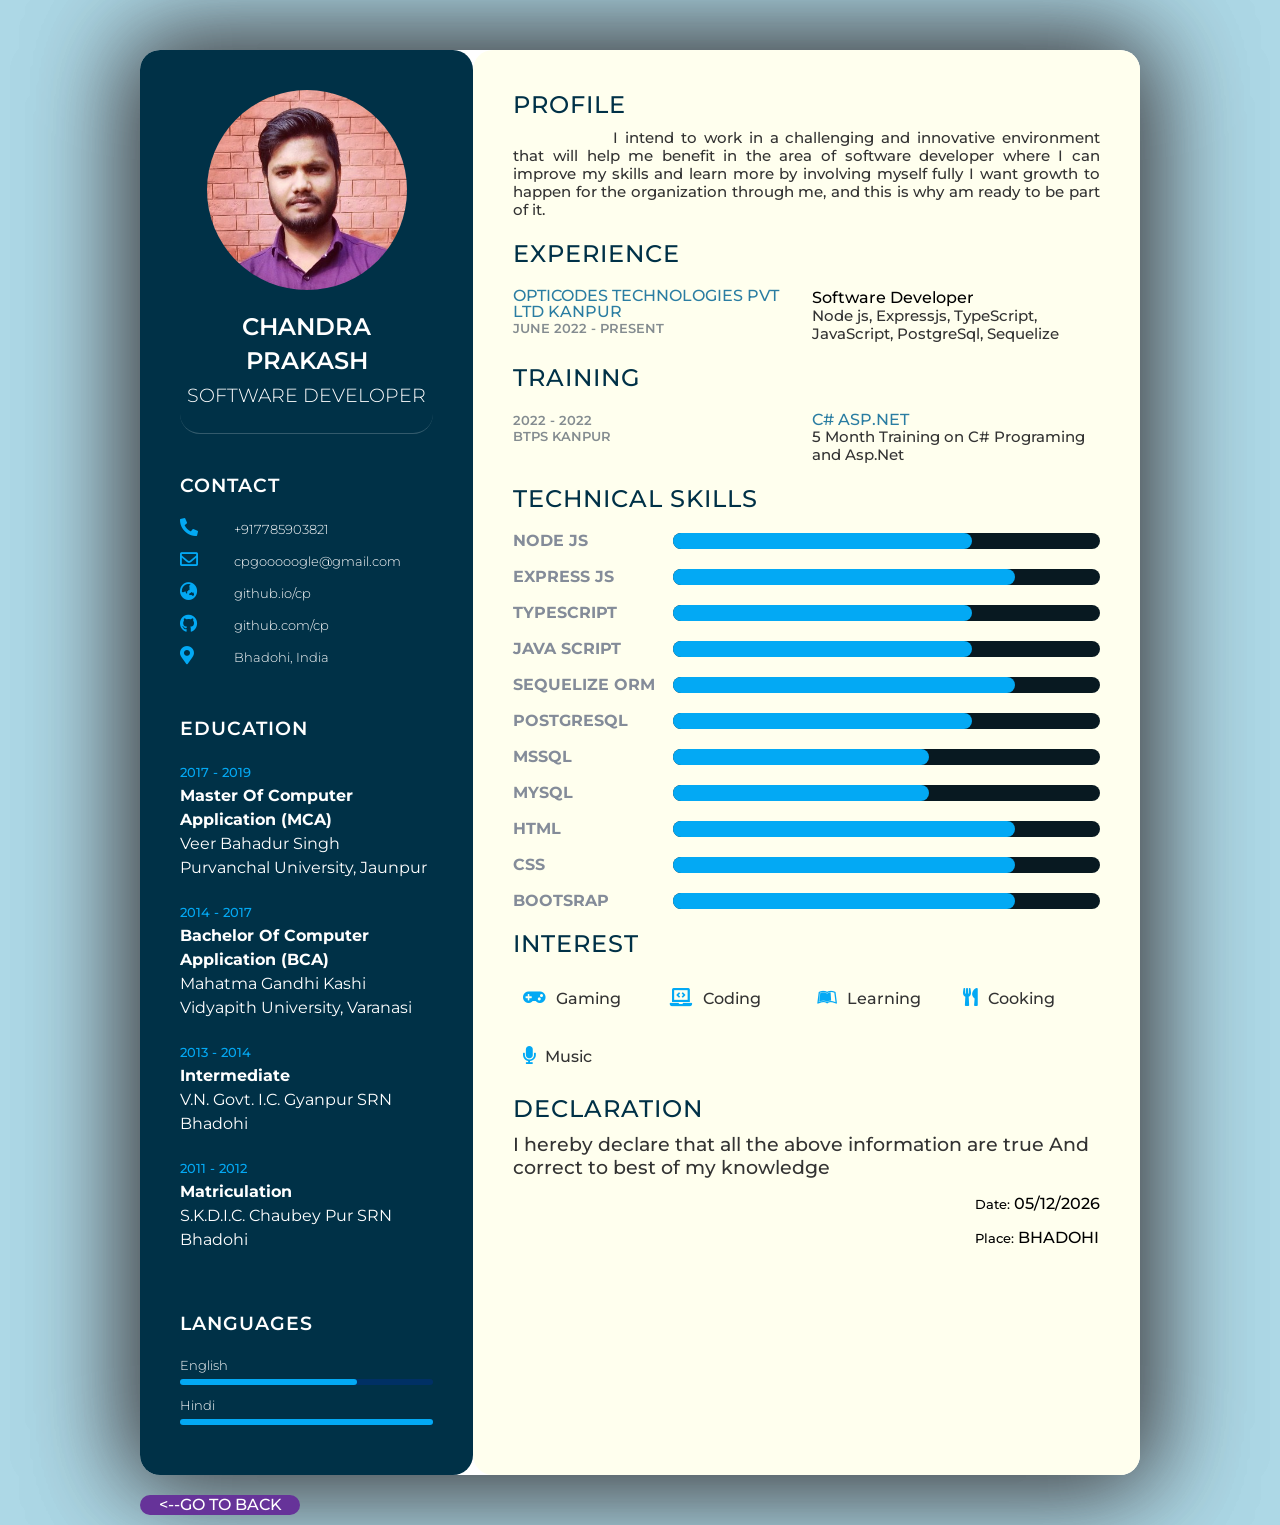
<file: cv.html>
<!DOCTYPE html>
<html lang="en">

<head>
    <meta charset="UTF-8">
    <meta http-equiv="X-UA-Compatible" content="IE=edge">
    <meta name="viewport" content="width=device-width, initial-scale=1.0">
    <title>Chandra Prakash - CV</title>
    <link rel="icon" href="cp.jpg">
    <link rel="stylesheet" href="cvstyle.css">
    <link rel="stylesheet" href="https://use.fontawesome.com/releases/v5.15.3/css/all.css" integrity="sha384-SZXxX4whJ79/gErwcOYf+zWLeJdY/qpuqC4cAa9rOGUstPomtqpuNWT9wdPEn2fk" crossorigin="anonymous">
</head>

<body>
    <div class="container">

        <div class="left_side">
            <div class="profileText">
                <div class="imgBx">
                    <img src="cp.jpg">
                </div>
                <h2>Chandra Prakash<br><span>Software Developer</span></h2>
            </div>
            <div class="contactInfo">
                <h3 class="title">Contact</h3>
                <ul>
                    <li>
                        <span class="icon"><i class="fas fa-phone-alt"></i></span>
                        <span class="text">+917785903821</span>
                    </li>
                    <li>
                        <span class="icon"><i class="far fa-envelope"></i></span>
                        <span class="text">cpgooooogle@gmail.com</span>
                    </li>
                    <li>
                        <span class="icon"><i class="fas fa-globe-asia"></i></span>
                        <a href="https://DevChandraPrakash.github.io/"><span class="text">github.io/cp</span></a>
                    </li>
                    <li>
                        <span class="icon"><i class="fab fa-github"></i></span>
                        <a href="https://github.com/DevChandraPrakash"><span class="text">github.com/cp</span></a>
                    </li>
                    <li>
                        <span class="icon"><i class="fas fa-map-marker-alt"></i></span>
                        <span class="text">Bhadohi, India</span>
                    </li>
                </ul>
            </div>
            <div class="contactInfo education">
                <h3 class="title">Education</h3>
                <ul>
                    <li>
                        <h5>2017 - 2019</h5>
                        <h4>Master Of Computer Application (MCA)</h4>
                        <h4>Veer Bahadur Singh Purvanchal University, Jaunpur</h4>
                    </li>
                    <li>
                        <h5>2014 - 2017</h5>
                        <h4>Bachelor Of Computer Application (BCA)</h4>
                        <h4>Mahatma Gandhi Kashi Vidyapith University, Varanasi</h4>
                    </li>
                    <li>
                        <h5>2013 - 2014</h5>
                        <h4>Intermediate</h4>
                        <h4>V.N. Govt. I.C. Gyanpur SRN Bhadohi</h4>
                    </li>
                    <li>
                        <h5>2011 - 2012</h5>
                        <h4>Matriculation</h4>
                        <h4>S.K.D.I.C. Chaubey Pur SRN Bhadohi</h4>
                    </li>


                </ul>
            </div>
            <div class="contactInfo language">
                <h3 class="title">Languages</h3>
                <ul>
                    <li>
                        <span class="text">English</span>
                        <span class="percent">
                            <div style="width:70%;"></div>
                        </span>
                    </li>
                    <li>
                        <span class="text">Hindi</span>
                        <span class="percent">
                            <div style="width:100%;"></div>
                        </span>
                    </li>
                </ul>
            </div>
        </div>
        <div class="right_side">
            <div class="about">
                <h2 class="title2">Profile </h2>
                <p style="text-indent: 100px;text-align: justify;">I intend to work in a challenging and innovative environment that will help me benefit in the area of software developer where I can improve my skills and learn more by involving myself fully I want growth to happen for the organization through me, and this is why am ready to be part of it.</p>
            </div>
            <div class="about" style="margin-top: 20px;">
                <h2 class="title2">Experience </h2>
                <div class="box">
                    <div class="year_company">
                        <h4>Opticodes Technologies Pvt Ltd Kanpur </h4>
                        <h5>June 2022 - Present</h5>
                    </div>
                    <div class="text">
                        <h5>Software Developer</h5>
                        <p>Node js, Expressjs, TypeScript, JavaScript, PostgreSql, Sequelize </p>
                    </div>
                </div>
            </div>
            <div class="about">
                <h2 class="title2">Training </h2>
                <div class="box">
                    <div class="year_company">
                        <h5>2022 - 2022</h5>
                        <h5>BTPS KANPUR</h5>
                    </div>
                    <div class="text">
                        <h4>c# ASP.NET </h4>
                        <p>5 Month Training on C# Programing and Asp.Net</p>
                    </div>
                </div>

            </div>
            <div class="about skills">
                <h2 class="title2">Technical Skills</h2>
                
                <div class="box">
                    <h4>Node Js</h4>
                    <div class="percent">
                        <div style="width:70%;"></div>
                    </div>
                </div>
                <div class="box">
                    <h4>Express Js</h4>
                    <div class="percent">
                        <div style="width:80%;"></div>
                    </div>
                </div> 
                <div class="box">
                    <h4>TypeScript</h4>
                    <div class="percent">
                        <div style="width:70%;"></div>
                    </div>
                </div>     
                <div class="box">
                    <h4>Java Script</h4>
                    <div class="percent">
                        <div style="width:70%;"></div>
                    </div>
                </div>
                <div class="box">
                    <h4>Sequelize ORM</h4>
                    <div class="percent">
                        <div style="width:80%;"></div>
                    </div>
                </div>
                <div class="box">
                    <h4>PostgreSql</h4>
                    <div class="percent">
                        <div style="width:70%;"></div>
                    </div>
                </div>
                <div class="box">
                    <h4>MSSQL</h4>
                    <div class="percent">
                        <div style="width:60%;"></div>
                    </div>
                </div>
                <div class="box">
                    <h4>MYSQL</h4>
                    <div class="percent">
                        <div style="width:60%;"></div>
                    </div>
                </div>
                <div class="box">
                    <h4>HTML</h4>
                    <div class="percent">
                        <div style="width:80%;"></div>
                    </div>
                </div>
                <div class="box">
                    <h4>CSS</h4>
                    <div class="percent">
                        <div style="width:80%;"></div>
                    </div>
                </div>
                <div class="box">
                    <h4>BOOTSRAP </h4>
                    <div class="percent">
                        <div style="width:80%;"></div>
                    </div>
                </div>
            </div>
            <div class="about interest">
                <h2 class="title2">Interest</h2>
                <ul>
                    <li><i class="fas fa-gamepad"></i><span>Gaming</span></li>
                    <li><i class="fas fa-laptop-code"></i><span>Coding</span></li>
                    <li><i class="fab fa-leanpub"></i><span>Learning</span></li>
                    <li><i class="fas fa-utensils"></i><span>Cooking</span></li>
                    <li><i class="fas fa-microphone"></i><span>Music</span></li>
                </ul>
            </div>
            <div class="declaration">
                <h2 class="title2">declaration</h2>
                <p>I hereby declare that all the above information are true And correct to best of my knowledge</p>
                <div class="declare">
                    <h5>Date: <b id="ContactDate" style="font-size: 1.2em;"></b> </h5>
                    <h5>Place: <b style="font-size: 1.2em;">BHADOHI</b></h5>
                </div>
            </div>


        </div>
        <div class="bottom">
            <a href="index.html" class="btn">
                <--GO TO BACK</a>
        </div>
    </div>


    <script type="text/javascript">
        var today = new Date();
        var dd = String(today.getDate()).padStart(2, '0');
        var mm = String(today.getMonth() + 1).padStart(2, '0'); //January is 0!
        var yyyy = today.getFullYear();
        today = dd + '/' + mm + '/' + yyyy;
        document.getElementById("ContactDate").innerHTML = today;
        console.log(today);
    </script>
</body>



</html>
</file>
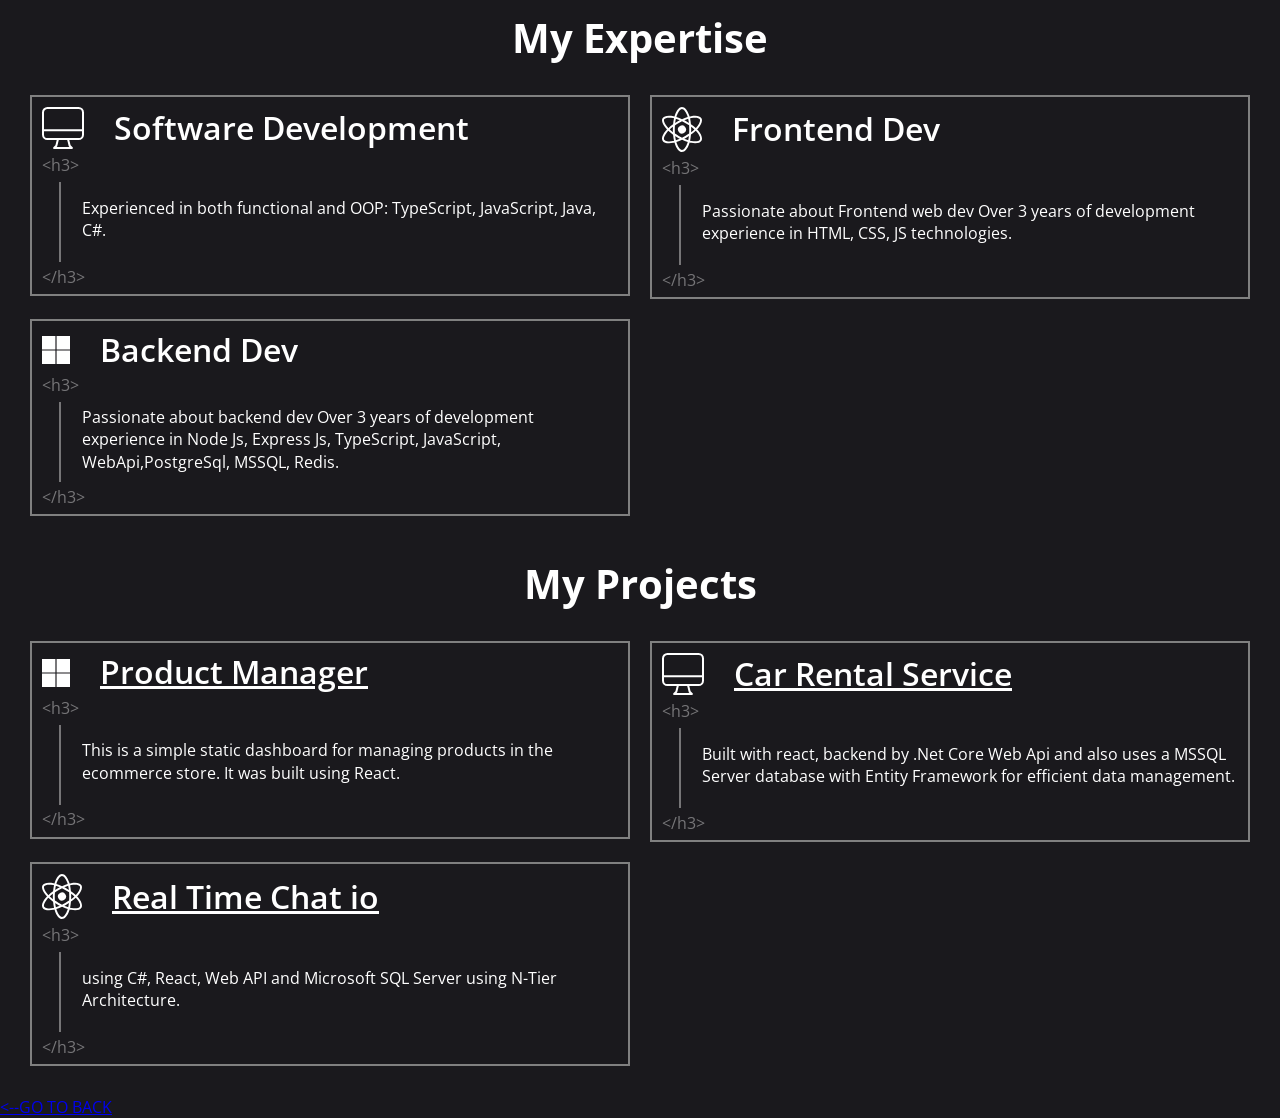
<file: projects.html>
<!DOCTYPE html>
<html lang="en">

<head>
    <meta charset="UTF-8">
    <meta name="viewport" content="width=device-width, initial-scale=1.0">
    <title>Chandra Prakash - Projects</title>
    <link rel="stylesheet" href="projects.css">
</head>

<body>

    <h1 class="heading">My Expertise</h1>

    <section class="expertises">
        <div class="expertises-container">
            <div class="expertise">
                <div class="expertise-title">
                    <svg xmlns="http://www.w3.org/2000/svg" width="42" height="42" viewBox="0 0 42 42">
                        <path
                            d="M18,34.111l-1.667,6.667L14.111,43H31.889l-2.222-2.222L28,34.111M3,25.222H43M7.444,34.111H38.556A4.444,4.444,0,0,0,43,29.667V7.444A4.444,4.444,0,0,0,38.556,3H7.444A4.444,4.444,0,0,0,3,7.444V29.667A4.444,4.444,0,0,0,7.444,34.111Z"
                            transform="translate(-2 -2)" fill="none" stroke="#fff" stroke-linecap="round"
                            stroke-linejoin="round" stroke-width="2"></path>
                    </svg>Software Development
                </div>
                <div class="expertise-desc">
                    <div class="description">
                        Experienced in both functional and OOP: TypeScript, JavaScript, Java, C#.
                    </div>
                </div>
            </div>
        </div>
        <div class="expertises-container">
            <div class="expertise">
                <div class="expertise-title">
                    <svg xmlns="http://www.w3.org/2000/svg" width="40" height="44.964" viewBox="0 0 40 44.964">
                        <path
                            d="M21.087,20.97a4.015,4.015,0,1,0,5.485,1.469A4.015,4.015,0,0,0,21.087,20.97Zm18,4.356q-.4-.452-.834-.906.307-.322.594-.644c3.61-4.056,5.134-8.124,3.722-10.57-1.354-2.345-5.381-3.044-10.422-2.063q-.745.146-1.482.329-.141-.486-.3-.967C28.65,5.351,25.887,2,23.064,2c-2.708,0-5.325,3.141-6.994,8q-.246.719-.456,1.449-.493-.121-.989-.223c-5.319-1.092-9.6-.373-11.013,2.074-1.351,2.347.062,6.182,3.436,10.054q.5.575,1.032,1.124c-.417.429-.812.859-1.18,1.285-3.293,3.817-4.625,7.59-3.276,9.927,1.393,2.413,5.617,3.2,10.758,2.191q.625-.124,1.243-.279.226.79.5,1.567c1.662,4.76,4.264,7.8,6.963,7.8,2.786,0,5.58-3.266,7.272-8.226.134-.392.26-.8.38-1.218q.8.2,1.607.353c4.954.937,8.886.2,10.232-2.138,1.39-2.415-.043-6.466-3.495-10.408ZM5.276,14.257c.867-1.506,4.369-2.094,8.961-1.151q.44.091.9.2a46.005,46.005,0,0,0-.947,6.02,46.956,46.956,0,0,0-4.73,3.807q-.493-.51-.96-1.045h0C5.6,18.773,4.462,15.671,5.276,14.257Zm8.738,12.878c-1.148-.869-2.215-1.76-3.183-2.655.968-.89,2.035-1.777,3.18-2.644q-.062,1.325-.061,2.651t.064,2.648Zm0,8.859a16.269,16.269,0,0,1-5.935.209,3.97,3.97,0,0,1-2.79-1.476c-.818-1.418.251-4.447,3.067-7.712q.531-.614,1.1-1.2a46.066,46.066,0,0,0,4.737,3.822,46.768,46.768,0,0,0,.958,6.1q-.564.141-1.135.254ZM29.977,17.92q-1.131-.713-2.29-1.38-1.141-.656-2.308-1.264c1.333-.561,2.644-1.039,3.909-1.429a40.955,40.955,0,0,1,.69,4.073Zm-12.092-7.3c1.43-4.162,3.547-6.7,5.179-6.7,1.738,0,4,2.739,5.473,7.189q.144.435.272.875a46.038,46.038,0,0,0-5.681,2.183,45.1,45.1,0,0,0-5.663-2.208Q17.659,11.286,17.886,10.622Zm-.9,3.2a41.159,41.159,0,0,1,3.889,1.443q-2.362,1.219-4.6,2.656C16.452,16.488,16.692,15.114,16.986,13.823Zm-.711,17.223q1.117.715,2.267,1.378,1.173.675,2.377,1.294A40.909,40.909,0,0,1,17,35.212C16.7,33.9,16.457,32.505,16.275,31.046ZM28.54,38.117a16.267,16.267,0,0,1-2.783,5.245h0a3.97,3.97,0,0,1-2.672,1.679c-1.637,0-3.727-2.439-5.148-6.509q-.251-.722-.462-1.457a45.207,45.207,0,0,0,5.686-2.27,46.762,46.762,0,0,0,5.727,2.2q-.16.56-.347,1.111Zm.814-2.977c-1.28-.4-2.609-.882-3.962-1.451q1.144-.6,2.3-1.271,1.191-.687,2.32-1.409a40.811,40.811,0,0,1-.663,4.132Zm1-10.662q0,2.048-.128,4.093c-1.108.75-2.277,1.482-3.494,2.184s-2.412,1.342-3.59,1.924q-1.859-.891-3.646-1.92T16.028,28.58q-.155-2.044-.156-4.1h0q0-2.05.153-4.1c1.107-.756,2.268-1.488,3.468-2.181s2.421-1.336,3.63-1.917q1.836.892,3.606,1.912t3.482,2.155q.147,2.056.147,4.118Zm2.151-11.45c4.319-.84,7.576-.275,8.392,1.138.869,1.505-.377,4.83-3.493,8.333h0q-.258.29-.536.582a45.1,45.1,0,0,0-4.82-3.795,45.055,45.055,0,0,0-.912-5.955q.7-.172,1.369-.3Zm-.292,8.733a40.837,40.837,0,0,1,3.285,2.67,40.735,40.735,0,0,1-3.275,2.716q.052-1.335.051-2.672,0-1.358-.062-2.715Zm8.7,13.014c-.817,1.419-3.974,2.011-8.211,1.209q-.728-.137-1.494-.327a45.12,45.12,0,0,0,.871-6.029,44.826,44.826,0,0,0,4.8-3.858q.4.412.755.82h0a16.264,16.264,0,0,1,3.154,5.031,3.969,3.969,0,0,1,.121,3.153Z"
                            transform="translate(-3.104 -2)" fill="#fff"></path>
                    </svg>
                    Frontend Dev
                </div>
                <div class="expertise-desc">
                    <div class="description">
                        Passionate about Frontend web dev Over 3 years of development experience in HTML, CSS, JS
                        technologies.
                    </div>
                </div>
            </div>
        </div>
        <div class="expertises-container">
            <div class="expertise">
                <div class="expertise-title">
                    <svg xmlns="http://www.w3.org/2000/svg" height="1em" viewBox="0 0 448 512">
                        <style>
                            svg {
                                fill: #ffffff
                            }
                        </style>
                        <path
                            d="M0 32h214.6v214.6H0V32zm233.4 0H448v214.6H233.4V32zM0 265.4h214.6V480H0V265.4zm233.4 0H448V480H233.4V265.4z" />
                    </svg>
                    Backend Dev
                </div>
                <div class="expertise-desc">
                    <div class="description">
                        Passionate about backend dev Over 3 years of development experience in Node Js, Express Js, TypeScript, JavaScript, WebApi,PostgreSql, MSSQL, Redis.
                    </div>
                </div>
            </div>
        </div>
    </section>

    <h1 class="heading">My Projects</h1>

    <section class="expertises">
        <div class="expertises-container">
            <div class="expertise">
                <div class="expertise-title">
                    <svg xmlns="http://www.w3.org/2000/svg" height="1em" viewBox="0 0 448 512">
                        <style>
                            svg {
                                fill: #ffffff
                            }
                        </style>
                        <path
                            d="M0 32h214.6v214.6H0V32zm233.4 0H448v214.6H233.4V32zM0 265.4h214.6V480H0V265.4zm233.4 0H448V480H233.4V265.4z" />
                    </svg>
                    <a href="#" target="_blank">Product Manager</a>
                </div>
                <div class="expertise-desc">
                    <div class="description">
                        This is a simple static dashboard for managing products in the ecommerce store. It was built using React.
                    </div>
                </div>
            </div>
        </div>
        <div class="expertises-container">
            <div class="expertise">
                <div class="expertise-title">
                    <svg xmlns="http://www.w3.org/2000/svg" width="42" height="42" viewBox="0 0 42 42">
                        <path
                            d="M18,34.111l-1.667,6.667L14.111,43H31.889l-2.222-2.222L28,34.111M3,25.222H43M7.444,34.111H38.556A4.444,4.444,0,0,0,43,29.667V7.444A4.444,4.444,0,0,0,38.556,3H7.444A4.444,4.444,0,0,0,3,7.444V29.667A4.444,4.444,0,0,0,7.444,34.111Z"
                            transform="translate(-2 -2)" fill="none" stroke="#fff" stroke-linecap="round"
                            stroke-linejoin="round" stroke-width="2"></path>
                    </svg><a href="#" target="_blank">Car Rental Service</a>
                </div>
                <div class="expertise-desc">
                    <div class="description">
                        Built with react, backend by .Net Core Web Api and also uses a MSSQL Server database with Entity Framework for efficient data management.
                    </div>
                </div>
            </div>
        </div>
        <div class="expertises-container">
            <div class="expertise">
                <div class="expertise-title">
                    <svg xmlns="http://www.w3.org/2000/svg" width="40" height="44.964" viewBox="0 0 40 44.964">
                        <path
                            d="M21.087,20.97a4.015,4.015,0,1,0,5.485,1.469A4.015,4.015,0,0,0,21.087,20.97Zm18,4.356q-.4-.452-.834-.906.307-.322.594-.644c3.61-4.056,5.134-8.124,3.722-10.57-1.354-2.345-5.381-3.044-10.422-2.063q-.745.146-1.482.329-.141-.486-.3-.967C28.65,5.351,25.887,2,23.064,2c-2.708,0-5.325,3.141-6.994,8q-.246.719-.456,1.449-.493-.121-.989-.223c-5.319-1.092-9.6-.373-11.013,2.074-1.351,2.347.062,6.182,3.436,10.054q.5.575,1.032,1.124c-.417.429-.812.859-1.18,1.285-3.293,3.817-4.625,7.59-3.276,9.927,1.393,2.413,5.617,3.2,10.758,2.191q.625-.124,1.243-.279.226.79.5,1.567c1.662,4.76,4.264,7.8,6.963,7.8,2.786,0,5.58-3.266,7.272-8.226.134-.392.26-.8.38-1.218q.8.2,1.607.353c4.954.937,8.886.2,10.232-2.138,1.39-2.415-.043-6.466-3.495-10.408ZM5.276,14.257c.867-1.506,4.369-2.094,8.961-1.151q.44.091.9.2a46.005,46.005,0,0,0-.947,6.02,46.956,46.956,0,0,0-4.73,3.807q-.493-.51-.96-1.045h0C5.6,18.773,4.462,15.671,5.276,14.257Zm8.738,12.878c-1.148-.869-2.215-1.76-3.183-2.655.968-.89,2.035-1.777,3.18-2.644q-.062,1.325-.061,2.651t.064,2.648Zm0,8.859a16.269,16.269,0,0,1-5.935.209,3.97,3.97,0,0,1-2.79-1.476c-.818-1.418.251-4.447,3.067-7.712q.531-.614,1.1-1.2a46.066,46.066,0,0,0,4.737,3.822,46.768,46.768,0,0,0,.958,6.1q-.564.141-1.135.254ZM29.977,17.92q-1.131-.713-2.29-1.38-1.141-.656-2.308-1.264c1.333-.561,2.644-1.039,3.909-1.429a40.955,40.955,0,0,1,.69,4.073Zm-12.092-7.3c1.43-4.162,3.547-6.7,5.179-6.7,1.738,0,4,2.739,5.473,7.189q.144.435.272.875a46.038,46.038,0,0,0-5.681,2.183,45.1,45.1,0,0,0-5.663-2.208Q17.659,11.286,17.886,10.622Zm-.9,3.2a41.159,41.159,0,0,1,3.889,1.443q-2.362,1.219-4.6,2.656C16.452,16.488,16.692,15.114,16.986,13.823Zm-.711,17.223q1.117.715,2.267,1.378,1.173.675,2.377,1.294A40.909,40.909,0,0,1,17,35.212C16.7,33.9,16.457,32.505,16.275,31.046ZM28.54,38.117a16.267,16.267,0,0,1-2.783,5.245h0a3.97,3.97,0,0,1-2.672,1.679c-1.637,0-3.727-2.439-5.148-6.509q-.251-.722-.462-1.457a45.207,45.207,0,0,0,5.686-2.27,46.762,46.762,0,0,0,5.727,2.2q-.16.56-.347,1.111Zm.814-2.977c-1.28-.4-2.609-.882-3.962-1.451q1.144-.6,2.3-1.271,1.191-.687,2.32-1.409a40.811,40.811,0,0,1-.663,4.132Zm1-10.662q0,2.048-.128,4.093c-1.108.75-2.277,1.482-3.494,2.184s-2.412,1.342-3.59,1.924q-1.859-.891-3.646-1.92T16.028,28.58q-.155-2.044-.156-4.1h0q0-2.05.153-4.1c1.107-.756,2.268-1.488,3.468-2.181s2.421-1.336,3.63-1.917q1.836.892,3.606,1.912t3.482,2.155q.147,2.056.147,4.118Zm2.151-11.45c4.319-.84,7.576-.275,8.392,1.138.869,1.505-.377,4.83-3.493,8.333h0q-.258.29-.536.582a45.1,45.1,0,0,0-4.82-3.795,45.055,45.055,0,0,0-.912-5.955q.7-.172,1.369-.3Zm-.292,8.733a40.837,40.837,0,0,1,3.285,2.67,40.735,40.735,0,0,1-3.275,2.716q.052-1.335.051-2.672,0-1.358-.062-2.715Zm8.7,13.014c-.817,1.419-3.974,2.011-8.211,1.209q-.728-.137-1.494-.327a45.12,45.12,0,0,0,.871-6.029,44.826,44.826,0,0,0,4.8-3.858q.4.412.755.82h0a16.264,16.264,0,0,1,3.154,5.031,3.969,3.969,0,0,1,.121,3.153Z"
                            transform="translate(-3.104 -2)" fill="#fff"></path>
                    </svg>
                    <a href="#" target="_blank">Real Time Chat io</a>
                </div>
                <div class="expertise-desc">
                    <div class="description">
                        using C#, React, Web API and Microsoft SQL Server using N-Tier Architecture.
                    </div>
                </div>
            </div>
        </div>

        
    </section>
    <div class="bottom">
        <a href="index.html" class="btn">
            <--GO TO BACK</a>
    </div>
</body>

</html>
</file>
<file: cvstyle.css>
@import url('https://fonts.googleapis.com/css2?family=Poppins:200,300,400,500,600,700,800,900&display=swap');

@import url('https://fonts.googleapis.com/css2?family=Montserrat:ital,wght@0,500;1,500&display=swap');

* {
    margin: 0;
    padding: 0;
    box-sizing: border-box;
    /* font-family: 'Poppins', sans-serif; */
    font-family: "Montserrat", sans-serif;
  font-optical-sizing: auto;
  font-weight: 500;
  font-style: normal;
    border-radius: 20px;
}

body {
    background: lightblue;
    display: flex;
    justify-content: center;
    align-items: center;
    min-height: 100vh;
}
a{
    text-decoration:none;
}

.container {
    position: relative;
    width: 100%;
    max-width: 1000px;
    min-height: 1000px;
    background: #fff;
    margin: 50px;
    display: grid;
    grid-template-columns: 1fr 2fr;
    box-shadow: 0 0px 100px 10px rgba(0, 0, 0, 0.5), 0 0px 100px 10px rgba(75, 49, 49, 0.6);
}

.container .left_side {
    position: relative;
    background: #003147;
    padding: 40px;
}

.profileText {
    position: relative;
    display: flex;
    flex-direction: column;
    align-items: center;
    padding-bottom: 20px;
    border-bottom: 1px solid rgba(255, 255, 255, 0.2);
}

.profileText .imgBx {
    position: relative;
    width: 200px;
    height: 200px;
    border-radius: 50%;
    overflow: hidden;
}

.profileText .imgBx img {
    position: absolute;
    top: 0;
    left: 0;
    width: 100%;
    height: 120%;
    object-fit: cover;
}

.profileText h2 {
    color: #fff;
    font-size: 1.5em;
    margin-top: 20px;
    text-transform: uppercase;
    text-align: center;
    font-weight: 600;
    line-height: 1.4em;
}

.profileText h2 span {
    font-size: 0.8em;
    font-weight: 300;
}

.contactInfo {
    padding-top: 40px;
}

.title {
    color: #fff;
    text-transform: uppercase;
    font-weight: 600;
    letter-spacing: 1px;
    margin-bottom: 20px;
}

.contactInfo ul li {
    position: relative;
    list-style: none;
    margin: 10px 0;
    cursor: pointer;
}

.contactInfo ul li .icon {
    display: inline-block;
    width: 30px;
    font-size: 18px;
    color: #03a9f4;
}

.contactInfo ul li span {
    color: #fff;
    font-weight: 300;
    font-size: 12.5px;
}

.contactInfo.education li {
    margin-bottom: 20px;
    line-height: 1.5em;
}

.contactInfo.education h5 {
    color: #03a9f4;
    font-weight: 500;
}

.contactInfo.education h4:nth-child(2) {
    color: #fff;
    font-weight: bold;
}

.contactInfo.education h4 {
    color: #fff;
    font-weight: normal;
}

.contactInfo.language .percent {
    position: relative;
    width: 100%;
    height: 6px;
    background: #003065;
    display: block;
    margin-top: 5px;
    border-radius: 10px;
}

.contactInfo.language .percent div {
    position: absolute;
    top: 0;
    left: 0;
    height: 100%;
    background: #03a9f4;
    border-radius: 10px;
}

.container .right_side {
    position: relative;
    background: #ffe;
    padding: 40px;
}

.about {
    margin-bottom: 10px;
}

.about:last-child {
    margin-bottom: 0;
}

.title2 {
    color: #003147;
    text-transform: uppercase;
    letter-spacing: 1px;
    margin-bottom: 10px;
}

p {
    color: #333;
    font-size: 1.2em;
    line-height: 1.2em;
}

.about .box {
    display: flex;
    flex-direction: row;
    margin: 20px 0;
    gap: 10px;
}

.about .box .year_company {
    min-width: 150px;
    flex: 1;
}


.about .box .year_company h5 {
    text-transform: uppercase;
    color: #848c90;
    font-weight: 600;
}

.about .box h4 {
    text-transform: uppercase;
    color: #2a7da2;
    font-size: 16px;
    line-height: 1em;
}

.about .text {
    flex: 1;
}
.about .text h5{
    font-size: 16px;
    color: black;
}
.about p{
    font-size: 15px;
}
.skills .box {
    position: relative;
    width: 100%;
    display: grid;
    grid-template-columns: 150px 1fr;
    justify-content: center;
}

.skills .box h4 {
    text-transform: uppercase;
    color: #848c99;
    font-weight: bold;
}

.skills .box .percent {
    position: relative;
    width: 100%;
    height: 100%;
    background: #081921;
    border-radius: 10px;
}

.skills .box .percent div {
    position: absolute;
    top: 0;
    left: 0;
    height: 100%;
    background: #03a9f4;
    border-radius: 10px;
}

.interest ul {
    display: grid;
    grid-template-columns: repeat(4, 1fr);
}

.interest ul li {
    list-style: none;
    color: #333;
    font-weight: bold;
    margin: 10px 0;
}

.interest ul li i {
    color: #03a9f4;
    font-size: 18px;
    margin: 10px;
}

.declaration {
    position: relative;
    height: 190px;
}

.declaration .declare {
    position: absolute;
    right: 0;
}

.declaration .declare h5 {
    margin-top: 15px;
}

li>span {
    margin-right: 20px;
}

@media (max-width:1000px) {
    .container {
        margin: 10px;
        grid-template-columns: repeat(1, 1fr);
    }
    .interest ul {
        grid-template-columns: repeat(2, 1fr);
    }
}

@media (max-width:600px) {
    .about .box {
        flex-direction: column;
    }
    .about .box .year_company {
        line-height: 20px;
        margin-bottom: 5px;
    }
    .skills .box {
        grid-template-columns: repeat(1, 1fr);
        height: 50px;
    }

}

.bottom {
    flex-basis: 100%;
    height: 0;
    flex-grow: 5;
}

.bottom .btn {
    margin-top: 20px;
    background-color: rebeccapurple;
    color: white;
    text-decoration: none;
    display: inline-block;
    height: 20px;
    width: 160px;
    text-align: center;
}
</file>
<file: projects.css>
@import url('https://fonts.googleapis.com/css2?family=Open+Sans:wght@300;400;500;600;700;800&display=swap');

* {
    margin: 0;
    padding: 0;
    box-sizing: border-box;
    font-family: 'Open Sans', sans-serif;
}

body {
    background-color: #1a191d;
    /* min-height: 100vh;
    background: linear-gradient(white,white), url(code.jpg);
    background-repeat: no-repeat;
    background-blend-mode:color-burn; */
}

.heading {
    margin-top: 10px;
    color: white;
    text-align: center;
    font-size: 2.5rem;
}

.expertises {
    width: 100%;
    display: flex;
    flex-wrap: wrap;
    padding: 20px;
    transition: 0.5s;
}

.expertises-container {
    width: 50%;
    padding: 10px;
    transition: 0.5s;
}
.expertises-container .expertise{
    padding: 10px;
    border: 2px solid grey;
    transition: 0.5s;
}
.expertise-title {
    color: #fff;
    font-size: 2em;
    font-weight: 600;
    line-height: 1.2em;
    display: flex;
    align-items: center;
    column-gap: 30px;
    margin-bottom: 5px;
    transition: 0.5s;
}
.expertise-title a{
    color: white;
}
.expertise-desc {
    color: #fff;
    font-weight: 400;
    line-height: 1.4em;
    position: relative;
    padding-left: 40px;
    transition: 0.5s;
    height: 130px;
}

.expertise-desc .description::before {
    position: absolute;
    top: 0;
    left: 0;
    content: '<h3>';
    margin-bottom: 5px;
    opacity: 0.4;
}

.expertise-desc .description::after {
    content: '</h3>';
    position: absolute;
    display: block;
    bottom:-4px;
    left: 0;
    margin-top: 5px;
    opacity: 0.4;
}

 .expertise-desc::before {
    opacity: 0.4;
    content: '';
    width: 0;
    height: 60%;
    position: absolute;
    background-color: #fff;
    border: 0.1px solid #fff;
    bottom: 17%;
    left: 17px;
}
.expertise-desc .description{
    display: flex;
    height: 100%;
    align-items: center;
}


@media (max-width:1100px) {
    .expertises-container{
        max-width: 100%;
        min-width: 100%;
        width: 100%;
    }
}

@media (max-width:900px){
    .expertise-title {
        font-size: 1.2em;
    }
}
</file>
